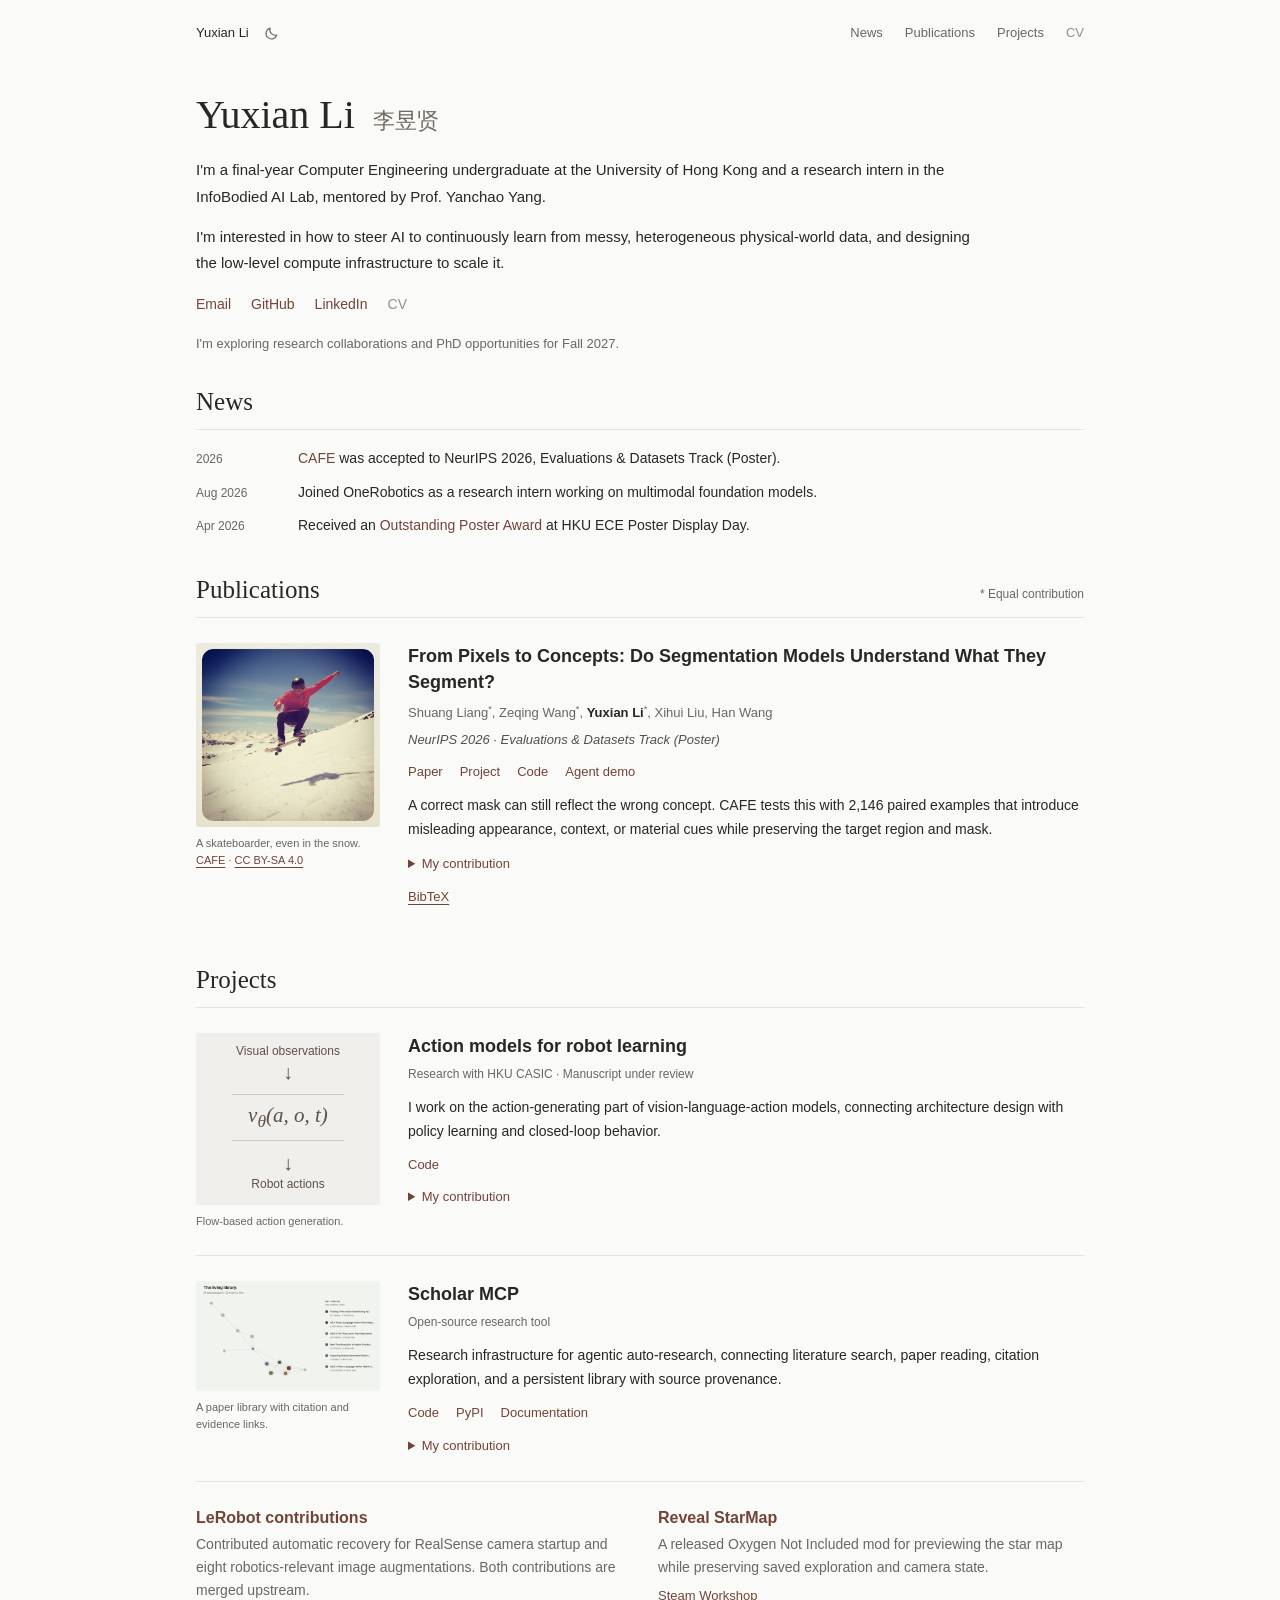
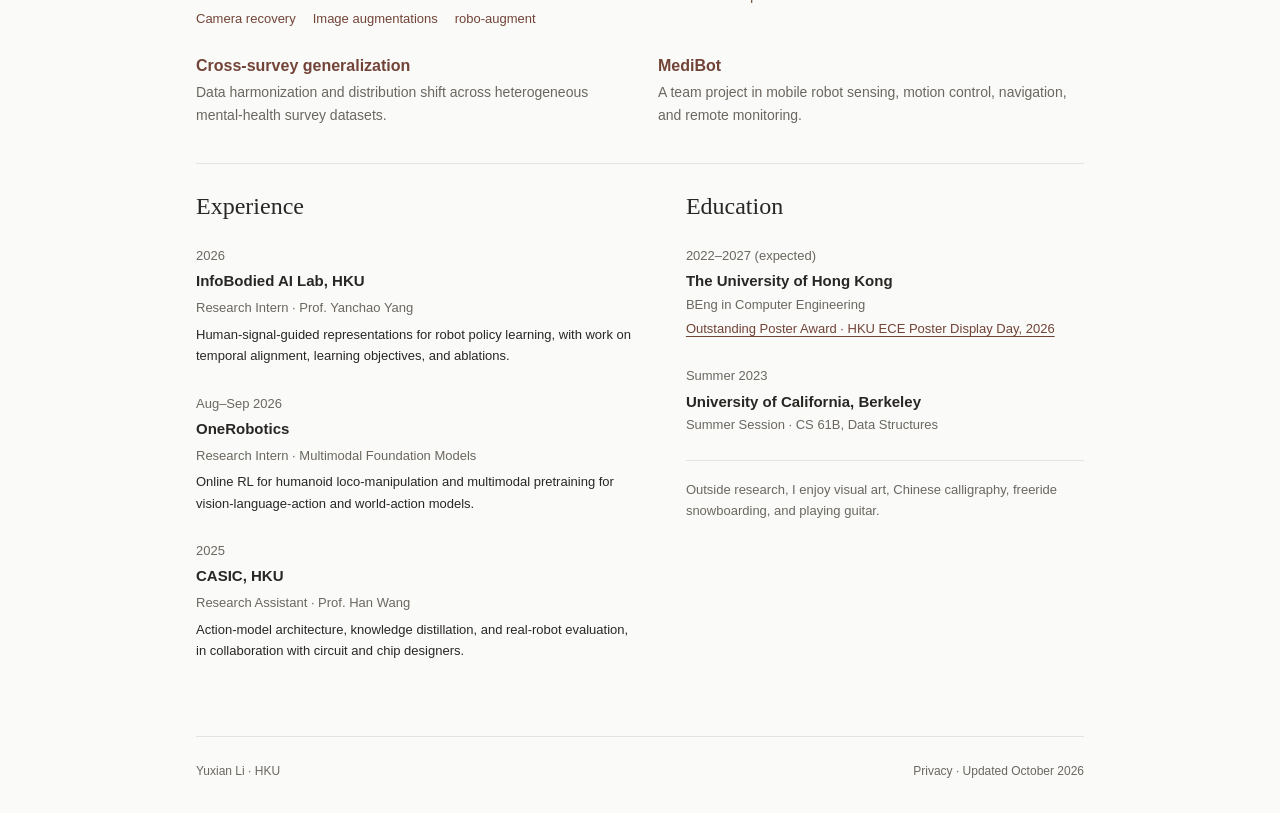
<file: index.html>
<!doctype html>
<html lang="en"><head>
<meta charset="utf-8"><meta name="viewport" content="width=device-width,initial-scale=1">
<title>Yuxian Li | Research</title><meta name="description" content="Yuxian Li is a Computer Engineering undergraduate at the University of Hong Kong, working on robot learning, concept-level visual evaluation, and tools for research agents.">
<meta name="author" content="Yuxian Li"><meta name="color-scheme" content="light dark"><meta name="theme-color" content="#fafaf8" media="(prefers-color-scheme: light)"><meta name="theme-color" content="#151515" media="(prefers-color-scheme: dark)">
<script>try{const t=localStorage.getItem('yuxian.theme');if(t==='light'||t==='dark')document.documentElement.dataset.theme=t;}catch{}</script>
<link rel="canonical" href="https://liyux3.github.io/"><link rel="icon" href="/favicon.ico" sizes="any"><link rel="icon" href="/assets/favicon.svg" type="image/svg+xml"><link rel="apple-touch-icon" href="/apple-touch-icon.png">
<meta property="og:type" content="website"><meta property="og:title" content="Yuxian Li | Research">
<meta property="og:description" content="Yuxian Li is a Computer Engineering undergraduate at the University of Hong Kong, working on robot learning, concept-level visual evaluation, and tools for research agents."><meta property="og:url" content="https://liyux3.github.io/">
<meta property="og:image" content="https://liyux3.github.io/assets/social.png"><meta property="og:image:width" content="1200"><meta property="og:image:height" content="630"><meta property="og:image:alt" content="Yuxian Li. Computer Engineering at the University of Hong Kong. Research and selected projects.">
<meta name="twitter:card" content="summary_large_image">
<link rel="stylesheet" href="/site.css"><script src="/site.js" defer></script>
<script defer src="/analytics.js" data-website-id="ed43d1c3-289f-4073-ba37-eadef536d3a3" data-tracker-src="https://cloud.umami.is/script.js" data-hostname="liyux3.github.io"></script>
</head><body>
<a class="skip" href="#main">Skip to content</a>
<div class="shell">
<header class="topbar"><div class="home-group"><a class="home-link" href="/">Yuxian Li</a><button class="theme-toggle js-only" data-theme-control data-mode="light" type="button" aria-label="Switch to dark mode" title="Switch to dark mode"><svg viewBox="0 0 16 16" aria-hidden="true"><g class="theme-light"><circle cx="8" cy="8" r="3"/><path d="M8 1v1M8 14v1M1 8h1M14 8h1M3 3l1 1M12 12l1 1M3 13l1-1M12 4l1-1"/></g><path class="theme-dark" d="M12.8 10A5.5 5.5 0 0 1 6 3.2 5.5 5.5 0 1 0 12.8 10Z"/></svg></button></div><nav aria-label="Main navigation"><a href="/#news">News</a><a href="/#research">Publications</a><a href="/#projects">Projects</a><span class="unavailable" aria-disabled="true">CV</span></nav></header>
<main id="main" tabindex="-1">
<section class="intro" aria-labelledby="name"><div class=""><div>
<div class="name"><h1 id="name">Yuxian Li</h1><span class="name-chinese" lang="zh-Hans">李昱贤</span></div>
<div class="bio"><p>I&#39;m a final-year Computer Engineering undergraduate at the University of Hong Kong and a research intern in the InfoBodied AI Lab, mentored by Prof. Yanchao Yang.</p>
<p>I&#39;m interested in how to steer AI to continuously learn from messy, heterogeneous physical-world data, and designing the low-level compute infrastructure to scale it.</p></div>
<div class="contact-links"><a href="mailto:liyuxian1358@gmail.com" data-analytics-event="click-contact-email">Email</a><a href="https://github.com/Liyux3" data-analytics-event="click-profile-github">GitHub</a><a href="https://www.linkedin.com/in/yuxian-li-1ab86123a/" data-analytics-event="click-profile-linkedin">LinkedIn</a><span class="unavailable" aria-disabled="true">CV</span></div>
<p class="opportunity">I&#39;m exploring research collaborations and PhD opportunities for Fall 2027.</p></div>
</div></section>
<section class="news" id="news" aria-labelledby="news-title"><div class="section-heading"><h2 id="news-title">News</h2></div><ul class="news-list"><li><time datetime="2026">2026</time><div><a href="https://tsliang.top/CAFE/">CAFE</a> was accepted to NeurIPS 2026, Evaluations &amp; Datasets Track (Poster).</div></li><li><time datetime="2026-08">Aug 2026</time><div>Joined OneRobotics as a research intern working on multimodal foundation models.</div></li><li><time datetime="2026-04">Apr 2026</time><div>Received an <a href="https://ece.hku.hk/20260511-1/">Outstanding Poster Award</a> at HKU ECE Poster Display Day.</div></li></ul></section>
<section class="academic-section" id="research" aria-labelledby="research-title"><div class="section-heading"><h2 id="research-title">Publications</h2><span class="note">* Equal contribution</span></div>
<article class="work work-cafe" id="cafe">
<figure><a class="figure-link" href="https://tsliang.top/CAFE/#AgentDemo" data-analytics-event="click-cafe-agent-demo" aria-label="Explore the CAFE agent demo"><img class="cafe-image" src="/assets/cafe-example.jpg" alt="A CAFE counterfactual example: a skateboarder in a snowy scene, still riding a wheeled skateboard." width="612" height="612" fetchpriority="high"></a><figcaption>A skateboarder, even in the snow.<br><a href="https://tsliang.top/CAFE/">CAFE</a> · <a href="https://creativecommons.org/licenses/by-sa/4.0/">CC BY-SA 4.0</a></figcaption></figure>
<div class="work-body"><h3><a href="https://arxiv.org/abs/2605.09591" data-analytics-event="click-cafe-paper">From Pixels to Concepts: Do Segmentation Models Understand What They Segment?</a></h3><div class="authors">Shuang Liang<sup>*</sup>, Zeqing Wang<sup>*</sup>, <strong>Yuxian Li</strong><sup>*</sup>, Xihui Liu, Han Wang</div><div class="publication-venue">NeurIPS 2026 · Evaluations &amp; Datasets Track (Poster)</div>
<div class="work-links"><a href="https://arxiv.org/abs/2605.09591" data-analytics-event="click-cafe-paper">Paper</a><a href="https://tsliang.top/CAFE/" data-analytics-event="click-cafe-project">Project</a><a href="https://github.com/T-S-Liang/CAFE" data-analytics-event="click-cafe-code">Code</a><a href="https://tsliang.top/CAFE/#AgentDemo" data-analytics-event="click-cafe-agent-demo">Agent demo</a></div><p>A correct mask can still reflect the wrong concept. CAFE tests this with 2,146 paired examples that introduce misleading appearance, context, or material cues while preserving the target region and mask.</p><details class="work-details"><summary>My contribution</summary><p class="contribution">I co-curated the benchmark and built CAFE-SAM3, an agent that inspects regions, refines prompts, and selects a matching mask or abstains. I also led follow-up evaluation and failure analysis, with mentoring from Profs. Xihui Liu and Han Wang.</p></details>
<details class="citation"><summary>BibTeX</summary><div class="citation-box"><button class="copy js-only" data-copy="cafe-bibtex" data-analytics-event="click-cafe-citation" title="Copy BibTeX citation" aria-label="Copy BibTeX citation"><svg xmlns="http://www.w3.org/2000/svg" viewBox="0 0 24 24" fill="none" stroke="currentColor" stroke-width="2" stroke-linecap="round" stroke-linejoin="round" aria-hidden="true"><rect width="14" height="14" x="8" y="8" rx="2" ry="2"/><path d="M4 16c-1.1 0-2-.9-2-2V4c0-1.1.9-2 2-2h10c1.1 0 2 .9 2 2"/></svg><span role="status">Copy</span></button><pre id="cafe-bibtex">@inproceedings{liang2026pixels,
  title = {From Pixels to Concepts: Do Segmentation Models Understand What They Segment?},
  author = {Liang, Shuang and Wang, Zeqing and Li, Yuxian and Liu, Xihui and Wang, Han},
  booktitle = {Advances in Neural Information Processing Systems (NeurIPS), Evaluations \&amp; Datasets Track},
  year = {2026},
  url = {https://arxiv.org/abs/2605.09591}
}</pre></div></details></div></article>
</section>
<section class="academic-section" id="projects" aria-labelledby="projects-title"><div class="section-heading"><h2 id="projects-title">Projects</h2></div>
<article class="work" id="action-models">
<figure><div class="flow-figure" role="img" aria-label="Flow-based action model schematic: observations condition a learned velocity field that generates robot actions."><span class="input">Visual observations</span><span class="arrow" aria-hidden="true">↓</span><span class="model">v<sub>θ</sub>(a, o, t)</span><span class="arrow" aria-hidden="true">↓</span><span class="output">Robot actions</span></div><figcaption>Flow-based action generation.</figcaption></figure>
<div class="work-body"><h3><a href="https://github.com/Liyux3/lerobot_MLP-SFP" data-analytics-event="click-action-models-title">Action models for robot learning</a></h3><div class="project-status">Research with HKU CASIC · Manuscript under review</div><p>I work on the action-generating part of vision-language-action models, connecting architecture design with policy learning and closed-loop behavior.</p><div class="work-links"><a href="https://github.com/Liyux3/lerobot_MLP-SFP" data-analytics-event="click-action-models-code">Code</a></div><details class="work-details"><summary>My contribution</summary><p class="contribution">Supervised by Prof. Han Wang, I led action-head design, distillation, training, and evaluation, and built the real-robot setup and data-collection pipeline. The public implementation below covers flow-based policies in LeRobot.</p></details></div></article><article class="work" id="scholar-mcp">
<figure><a class="figure-link scholar-figure" href="/assets/scholar-library.png" aria-label="View the Scholar MCP paper-library visualization"><img src="/assets/scholar-library.png" alt="An example Scholar MCP library, with papers connected by citation and evidence links." width="1200" height="720" loading="lazy"></a><figcaption>A paper library with citation and evidence links.</figcaption></figure>
<div class="work-body"><h3><a href="https://github.com/Liyux3/scholar-mcp" data-analytics-event="click-scholar-mcp-title">Scholar MCP</a></h3><div class="project-status">Open-source research tool</div><p>Research infrastructure for agentic auto-research, connecting literature search, paper reading, citation exploration, and a persistent library with source provenance.</p><div class="work-links"><a href="https://github.com/Liyux3/scholar-mcp" data-analytics-event="click-scholar-mcp-code">Code</a><a href="https://pypi.org/project/scholar-mcp/" data-analytics-event="click-scholar-mcp-pypi">PyPI</a><a href="https://github.com/Liyux3/scholar-mcp#readme" data-analytics-event="click-scholar-mcp-documentation">Documentation</a></div><details class="work-details"><summary>My contribution</summary><p class="contribution">I built the retrieval and library system around unified paper records, helping agents refine searches and reuse source-linked findings across long-running research sessions.</p></details></div></article>
<div class="additional-grid"><article class="additional-item"><h3><a href="https://github.com/huggingface/lerobot" data-analytics-event="click-lerobot-contributions-title">LeRobot contributions</a></h3><p>Contributed automatic recovery for RealSense camera startup and eight robotics-relevant image augmentations. Both contributions are merged upstream.</p><div class="work-links"><a href="https://github.com/huggingface/lerobot/pull/3894" data-analytics-event="click-lerobot-contributions-camera-recovery">Camera recovery</a><a href="https://github.com/huggingface/lerobot/pull/4210" data-analytics-event="click-lerobot-contributions-image-augmentations">Image augmentations</a><a href="https://pypi.org/project/robo-augment/" data-analytics-event="click-lerobot-contributions-robo-augment">robo-augment</a></div></article><article class="additional-item"><h3><a href="https://github.com/Liyux3/reveal-starmap" data-analytics-event="click-reveal-starmap-title">Reveal StarMap</a></h3><p>A released Oxygen Not Included mod for previewing the star map while preserving saved exploration and camera state.</p><div class="work-links"><a href="https://steamcommunity.com/sharedfiles/filedetails/?id=3695988693" data-analytics-event="click-reveal-starmap-steam-workshop">Steam Workshop</a></div></article><article class="additional-item"><h3><a href="https://github.com/Liyux3/cross-survey-mental-health-prediction" data-analytics-event="click-cross-survey-generalization-title">Cross-survey generalization</a></h3><p>Data harmonization and distribution shift across heterogeneous mental-health survey datasets.</p></article><article class="additional-item"><h3><a href="https://github.com/Liyux3/MediBot" data-analytics-event="click-medibot-title">MediBot</a></h3><p>A team project in mobile robot sensing, motion control, navigation, and remote monitoring.</p></article></div>
</section>
<div class="background-grid">
<section class="lower" id="experience" aria-labelledby="experience-title"><h2 id="experience-title">Experience</h2><article class="experience-row"><div><h3><a href="https://yanchaoyang.github.io/">InfoBodied AI Lab, HKU</a></h3><p class="role">Research Intern · Prof. Yanchao Yang</p><p>Human-signal-guided representations for robot policy learning, with work on temporal alignment, learning objectives, and ablations.</p></div><span class="dates">2026</span></article><article class="experience-row"><div><h3>OneRobotics</h3><p class="role">Research Intern · Multimodal Foundation Models</p><p>Online RL for humanoid loco-manipulation and multimodal pretraining for vision-language-action and world-action models.</p></div><span class="dates">Aug–Sep 2026</span></article><article class="experience-row"><div><h3><a href="https://casic.hku.hk/">CASIC, HKU</a></h3><p class="role">Research Assistant · Prof. Han Wang</p><p>Action-model architecture, knowledge distillation, and real-robot evaluation, in collaboration with circuit and chip designers.</p></div><span class="dates">2025</span></article></section>
<section class="lower" id="education" aria-labelledby="education-title"><h2 id="education-title">Education</h2><div class="education-row"><div><h3>The University of Hong Kong</h3><p>BEng in Computer Engineering</p><p><a href="https://ece.hku.hk/20260511-1/">Outstanding Poster Award · HKU ECE Poster Display Day, 2026</a></p></div><time>2022–2027 (expected)</time></div><div class="education-row"><div><h3>University of California, Berkeley</h3><p>Summer Session · CS 61B, Data Structures</p></div><time>Summer 2023</time></div><p class="personal">Outside research, I enjoy visual art, Chinese calligraphy, freeride snowboarding, and playing guitar.</p></section>
</div></main>
<footer><span>Yuxian Li · <a href="https://www.hku.hk/">HKU</a></span><span><a href="/privacy/">Privacy</a> · Updated October 2026</span></footer>
</div></body></html>
</file>
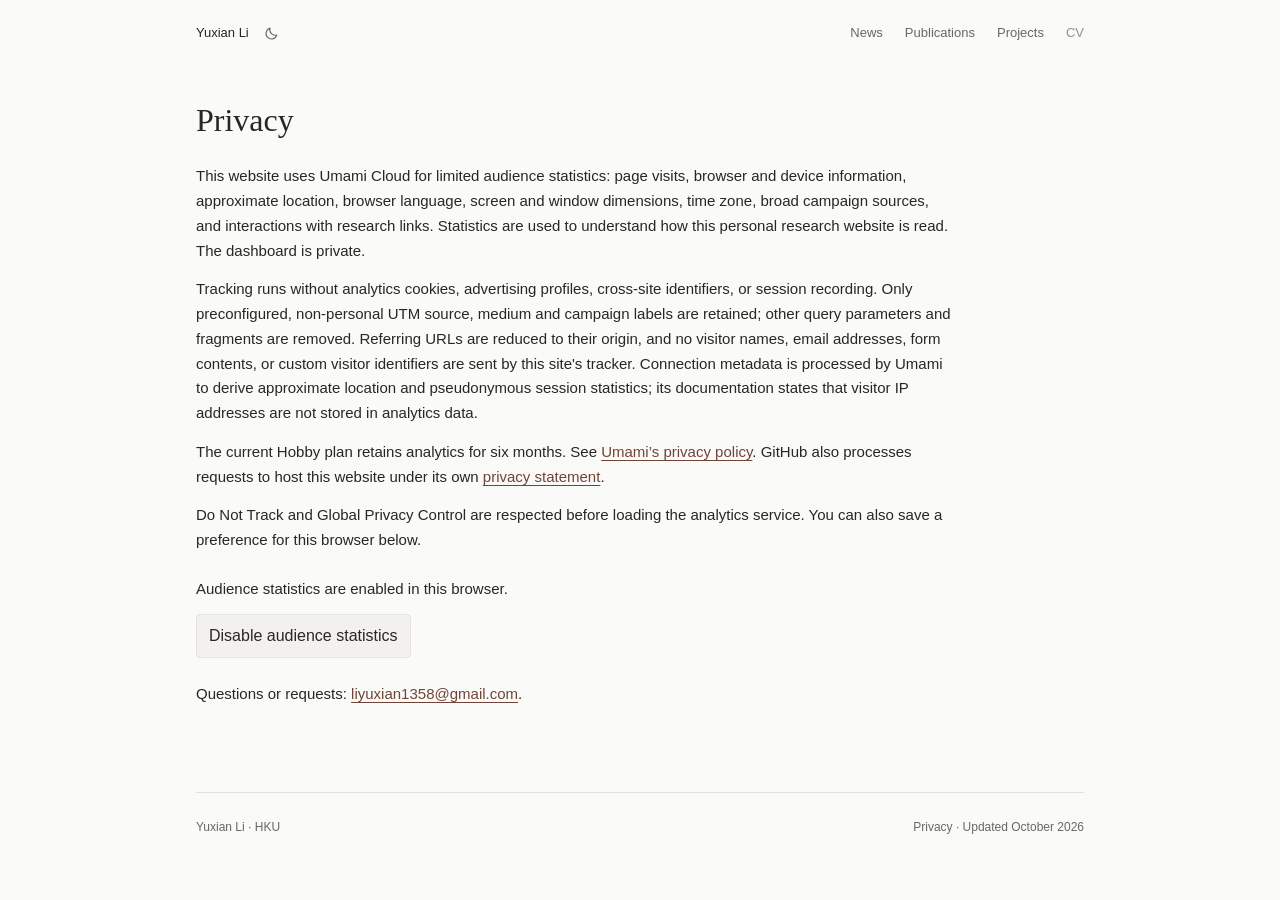
<file: privacy/index.html>
<!doctype html>
<html lang="en"><head>
<meta charset="utf-8"><meta name="viewport" content="width=device-width,initial-scale=1">
<title>Yuxian Li | Privacy</title><meta name="description" content="Yuxian Li is a Computer Engineering undergraduate at the University of Hong Kong, working on robot learning, concept-level visual evaluation, and tools for research agents.">
<meta name="author" content="Yuxian Li"><meta name="color-scheme" content="light dark"><meta name="theme-color" content="#fafaf8" media="(prefers-color-scheme: light)"><meta name="theme-color" content="#151515" media="(prefers-color-scheme: dark)">
<script>try{const t=localStorage.getItem('yuxian.theme');if(t==='light'||t==='dark')document.documentElement.dataset.theme=t;}catch{}</script>
<link rel="canonical" href="https://liyux3.github.io/privacy/"><link rel="icon" href="/favicon.ico" sizes="any"><link rel="icon" href="/assets/favicon.svg" type="image/svg+xml"><link rel="apple-touch-icon" href="/apple-touch-icon.png">
<meta property="og:type" content="website"><meta property="og:title" content="Yuxian Li | Privacy">
<meta property="og:description" content="Yuxian Li is a Computer Engineering undergraduate at the University of Hong Kong, working on robot learning, concept-level visual evaluation, and tools for research agents."><meta property="og:url" content="https://liyux3.github.io/privacy/">
<meta property="og:image" content="https://liyux3.github.io/assets/social.png"><meta property="og:image:width" content="1200"><meta property="og:image:height" content="630"><meta property="og:image:alt" content="Yuxian Li. Computer Engineering at the University of Hong Kong. Research and selected projects.">
<meta name="twitter:card" content="summary_large_image">
<link rel="stylesheet" href="/site.css"><script src="/site.js" defer></script>
<script defer src="/analytics.js" data-website-id="ed43d1c3-289f-4073-ba37-eadef536d3a3" data-tracker-src="https://cloud.umami.is/script.js" data-hostname="liyux3.github.io"></script>
</head><body>
<a class="skip" href="#main">Skip to content</a>
<div class="shell">
<header class="topbar"><div class="home-group"><a class="home-link" href="/">Yuxian Li</a><button class="theme-toggle js-only" data-theme-control data-mode="light" type="button" aria-label="Switch to dark mode" title="Switch to dark mode"><svg viewBox="0 0 16 16" aria-hidden="true"><g class="theme-light"><circle cx="8" cy="8" r="3"/><path d="M8 1v1M8 14v1M1 8h1M14 8h1M3 3l1 1M12 12l1 1M3 13l1-1M12 4l1-1"/></g><path class="theme-dark" d="M12.8 10A5.5 5.5 0 0 1 6 3.2 5.5 5.5 0 1 0 12.8 10Z"/></svg></button></div><nav aria-label="Main navigation"><a href="/#news">News</a><a href="/#research">Publications</a><a href="/#projects">Projects</a><span class="unavailable" aria-disabled="true">CV</span></nav></header>
<main id="main" tabindex="-1"><article class="privacy"><h1>Privacy</h1><p>This website uses Umami Cloud for limited audience statistics: page visits, browser and device information, approximate location, browser language, screen and window dimensions, time zone, broad campaign sources, and interactions with research links. Statistics are used to understand how this personal research website is read. The dashboard is private.</p><p>Tracking runs without analytics cookies, advertising profiles, cross-site identifiers, or session recording. Only preconfigured, non-personal UTM source, medium and campaign labels are retained; other query parameters and fragments are removed. Referring URLs are reduced to their origin, and no visitor names, email addresses, form contents, or custom visitor identifiers are sent by this site's tracker. Connection metadata is processed by Umami to derive approximate location and pseudonymous session statistics; its documentation states that visitor IP addresses are not stored in analytics data.</p><p>The current Hobby plan retains analytics for six months. See <a href="https://umami.is/privacy">Umami’s privacy policy</a>. GitHub also processes requests to host this website under its own <a href="https://docs.github.com/en/site-policy/privacy-policies/github-general-privacy-statement">privacy statement</a>.</p><p>Do Not Track and Global Privacy Control are respected before loading the analytics service. You can also save a preference for this browser below.</p><div class="privacy-controls"><p data-analytics-status role="status">JavaScript is required to save a browser preference; audience statistics do not run while JavaScript is disabled.</p><button type="button" class="js-only" data-analytics-preference>Disable audience statistics</button></div><p>Questions or requests: <a href="mailto:liyuxian1358@gmail.com">liyuxian1358@gmail.com</a>.</p></article></main>
<footer><span>Yuxian Li · <a href="https://www.hku.hk/">HKU</a></span><span><a href="/privacy/">Privacy</a> · Updated October 2026</span></footer>
</div></body></html>
</file>
<file: site.css>
:root {
  color-scheme: light;
  --ink: #292724;
  --muted: #6b6760;
  --link: #724438;
  --line: #e5e3de;
  --paper: #fafaf8;
  --wash: #f2f1ee;
  --secondary: #53504a;
  --quiet: #716b63;
  --disabled: #95918a;
  --hover: #67322e;
  --selection: #e9d7c8;
  --flow-paper: #f0efeb;
  --flow-ink: #5e5147;
  --flow-line: #d2c8be;
  --serif: Georgia, 'Times New Roman', serif;
  --sans: -apple-system, BlinkMacSystemFont, 'Segoe UI', Helvetica, Arial, sans-serif;
}
@media (prefers-color-scheme: dark) {
  :root:not([data-theme="light"]) {
    color-scheme: dark;
    --paper: #151515; --ink: #ececea; --muted: #a19e96;
    --link: #d5ab85; --line: #30302d; --wash: #21211f;
    --secondary: #d6d4cd; --quiet: #aaa59b; --disabled: #7b7972; --hover: #ecd1b7;
    --selection: #514235;
    --flow-paper: #1b1b1a; --flow-ink: #d3c7ad; --flow-line: #46433c;
  }
}
:root[data-theme="dark"] {
  color-scheme: dark;
  --paper: #151515; --ink: #ececea; --muted: #a19e96;
  --link: #d5ab85; --line: #30302d; --wash: #21211f;
  --secondary: #d6d4cd; --quiet: #aaa59b; --disabled: #7b7972; --hover: #ecd1b7;
  --selection: #514235;
  --flow-paper: #1b1b1a; --flow-ink: #d3c7ad; --flow-line: #46433c;
}
* { box-sizing: border-box; letter-spacing: 0; }
::selection { background: var(--selection); color: var(--ink); }
html { scroll-behavior: smooth; scroll-padding-top: 28px; }
body { position: relative; isolation: isolate; margin: 0; background: var(--paper); color: var(--ink); font: 16px/1.65 var(--sans); -webkit-font-smoothing: antialiased; }
.home-group { display: flex; gap: 6px; align-items: center; }
.home-group .home-link { margin-right: 4px; white-space: nowrap; }
.theme-toggle { display: inline-flex; flex-shrink: 0; align-items: center; justify-content: center; width: 26px; height: 26px; padding: 5px; border: 0; border-radius: 50%; background: transparent; color: var(--quiet); }
.theme-toggle:hover { background: var(--wash); color: var(--link); }
.theme-toggle svg { width: 16px; height: 16px; fill: none; stroke: currentColor; stroke-width: 1.2; stroke-linecap: round; stroke-linejoin: round; }
.theme-toggle svg > * { display: none; }
.theme-toggle[data-mode="light"] .theme-dark, .theme-toggle[data-mode="dark"] .theme-light { display: block; }
a { color: var(--link); text-decoration-thickness: 1px; text-underline-offset: 3px; }
a:hover { color: var(--hover); }
a:focus-visible, button:focus-visible, summary:focus-visible { outline: 2px solid var(--link); outline-offset: 5px; border-radius: 2px; }
button { font: inherit; cursor: pointer; }
img { display: block; max-width: 100%; height: auto; }
h1, h2, h3, p, figure { margin: 0; }
h1, h2 { font-family: var(--serif); font-weight: 400; line-height: 1.2; }
h1 { font-size: 40px; }
h2 { font-size: 25px; }
h3 { font-size: 18px; font-weight: 600; line-height: 1.45; }
p + p { margin-top: 14px; }
strong { font-weight: 600; }
.shell { max-width: 960px; margin: 0 auto; padding: 0 36px; }
.skip { position: absolute; z-index: 10; top: 10px; left: 10px; padding: 8px 12px; background: var(--paper); transform: translateY(-180%); }
.skip:focus { transform: translateY(0); }
#main:focus { outline: none; }
.topbar { display: flex; justify-content: space-between; align-items: center; gap: 20px; min-height: 66px; font-size: 13px; }
.home-link { color: var(--ink); text-decoration: none; }
.topbar nav { display: flex; flex-wrap: wrap; gap: 22px; }
.topbar nav a { color: var(--muted); text-decoration: none; }
.topbar nav a:hover, .topbar nav a[aria-current] { color: var(--link); }
.intro { padding: 25px 0 32px; }
.name { display: flex; gap: 18px; align-items: baseline; flex-wrap: wrap; margin-bottom: 18px; }
.name-chinese { font-family: var(--serif); font-size: 22px; color: var(--quiet); font-weight: 400; }
.bio { max-width: 780px; font-size: 15px; line-height: 1.75; }
.has-portrait { display: grid; grid-template-columns: minmax(0, 1fr) 174px; gap: 42px; }
.portrait { width: 174px; height: 205px; object-fit: cover; border-radius: 4px; }
.contact-links { display: flex; flex-wrap: wrap; align-items: center; gap: 20px; margin-top: 17px; font-size: 14px; }
.contact-links a { text-decoration: none; }
.unavailable { color: var(--disabled); cursor: default; }
.opportunity { font-size: 13px; color: var(--muted); margin-top: 17px; }
.section-heading { display: flex; gap: 20px; align-items: baseline; padding-bottom: 12px; border-bottom: 1px solid var(--line); }
.section-heading .note { margin-left: auto; font-size: 12px; color: var(--muted); }
.news { margin-bottom: 32px; }
.news-list { list-style: none; padding: 12px 0 0; margin: 0; font-size: 14px; line-height: 1.7; }
.news-list li { display: grid; grid-template-columns: 86px minmax(0, 1fr); column-gap: 16px; padding: 5px 0; }
.news-list time { color: var(--muted); font-size: 12px; font-variant-numeric: tabular-nums; padding-top: 2px; }
.news-list a { text-decoration: none; }
.news-list a:hover { text-decoration: underline; }
.news-archive { margin-top: 10px; font-size: 13px; }
.news-archive summary { cursor: pointer; color: var(--link); }
.academic-section + .academic-section { margin-top: 32px; }
.work { display: grid; grid-template-columns: 184px minmax(0, 1fr); align-items: start; gap: 28px; padding: 25px 0; }
.work + .work { border-top: 1px solid var(--line); }
.work-body { min-width: 0; }
.work h3 a { color: var(--ink); text-decoration: none; }
.work h3 a:hover { color: var(--link); text-decoration: underline; }
.work p { font-size: 14px; line-height: 1.7; margin-top: 12px; }
.work .contribution { color: var(--secondary); }
.publication-venue { font-size: 13px; margin-top: 5px; color: var(--secondary); font-style: italic; }
.project-status { font-size: 12px; margin-top: 6px; color: var(--muted); }
.authors { font-size: 13px; line-height: 1.6; margin-top: 8px; color: var(--muted); }
.authors strong { color: var(--ink); }
sup { line-height: 0; font-size: .7em; }
.work-links { display: flex; flex-wrap: wrap; gap: 5px 17px; align-items: baseline; margin-top: 10px; font-size: 13px; }
.work-links > a { text-decoration: none; }
.work-links > a:hover { text-decoration: underline; }
.figure-link { display: block; text-decoration: none; }
.cafe-image { width: 184px; height: 184px; object-fit: contain; border-radius: 3px; }
figcaption { color: var(--muted); font-size: 11px; line-height: 1.55; margin-top: 8px; }
.flow-figure { padding: 17px 12px; background: var(--flow-paper); border-radius: 3px; height: 172px; display: flex; flex-direction: column; align-items: center; justify-content: center; color: var(--flow-ink); }
.flow-figure .input { font: 12px/1.5 var(--sans); }
.flow-figure .model { margin: 10px 0; padding: 8px 16px; border-top: 1px solid var(--flow-line); border-bottom: 1px solid var(--flow-line); font: italic 21px var(--serif); }
.flow-figure .arrow { font-size: 20px; line-height: 1.2; }
.flow-figure .output { font-size: 12px; }
.scholar-figure { display: block; background: var(--wash); border-radius: 4px; overflow: hidden; }
.scholar-figure img { width: 100%; height: auto; aspect-ratio: 5 / 3; object-fit: contain; }
details.citation { font-size: 13px; margin-top: 12px; }
.work-details { font-size: 13px; margin-top: 11px; }
.work-details summary { color: var(--link); cursor: pointer; width: fit-content; }
.work-details[open] { margin-bottom: 12px; }
.work-details p { margin-top: 8px; }
.citation summary { display: inline-block; color: var(--link); cursor: pointer; text-decoration: underline; text-underline-offset: 3px; }
.citation summary::marker { content: ''; }
.citation summary::-webkit-details-marker { display: none; }
.citation-box { margin-top: 10px; padding: 16px; background: var(--wash); position: relative; border-radius: 4px; }
.citation pre { font: 11px/1.6 ui-monospace, SFMono-Regular, Consolas, monospace; white-space: pre-wrap; overflow-wrap: anywhere; margin: 0; padding-top: 25px; }
.copy { position: absolute; right: 10px; top: 8px; display: inline-flex; gap: 5px; align-items: center; border: 0; background: transparent; color: var(--link); font-size: 12px; padding: 3px; }
.copy svg { width: 14px; height: 14px; }
.js-only { display: none; }
.js .js-only { display: inline-flex; }
.background-grid { display: grid; grid-template-columns: 1.1fr 1fr; gap: 52px; margin-top: 36px; padding-top: 28px; border-top: 1px solid var(--line); }
.lower h2 { font-size: 24px; margin-bottom: 22px; }
.additional-grid { display: grid; grid-template-columns: 1fr 1fr; gap: 24px 36px; border-top: 1px solid var(--line); padding-top: 24px; }
.additional-item h3 { font-size: 16px; }
.additional-item h3 a { text-decoration: none; }
.additional-item p { font-size: 14px; margin-top: 4px; color: var(--muted); }
.experience-row { display: flex; flex-direction: column-reverse; gap: 4px; margin-bottom: 24px; }
.experience-row h3 { font-size: 15px; }
.experience-row h3 a { color: var(--ink); text-decoration: none; }
.experience-row h3 a:hover { color: var(--link); text-decoration: underline; }
.experience-row p { margin-top: 5px; font-size: 13px; }
.experience-row .role, .experience-row .dates { color: var(--muted); font-size: 13px; }
.experience-row .dates { padding-top: 2px; }
.additional-item .work-links { margin-top: 6px; }
.education-row { display: flex; flex-direction: column-reverse; gap: 4px; margin-bottom: 24px; font-size: 13px; }
.education-row h3 { font-size: 15px; }
.education-row p { color: var(--muted); margin-top: 2px; }
.education-row time { color: var(--muted); font-size: 13px; padding-top: 2px; }
.personal { font-size: 13px; color: var(--muted); border-top: 1px solid var(--line); padding-top: 18px; margin-top: 24px; }
footer { display: flex; justify-content: space-between; flex-wrap: wrap; gap: 10px 20px; color: var(--muted); font-size: 12px; margin-top: 50px; padding: 25px 0 32px; border-top: 1px solid var(--line); }
footer a { color: inherit; text-decoration: none; }
.cv { padding-top: 36px; max-width: 790px; margin: auto; }
.cv h1 { font-size: 38px; }
.cv .cv-head { margin-bottom: 32px; }
.cv .cv-head p { font-size: 14px; margin-top: 12px; }
.cv h2 { font-size: 22px; border-bottom: 1px solid var(--line); padding-bottom: 8px; margin: 28px 0 17px; }
.cv h3 { font-size: 16px; }
.cv p, .cv li { font-size: 14px; }
.cv ul { padding-left: 18px; margin: 8px 0 18px; }
.cv li { margin-bottom: 5px; }
.cv .authors { font-size: 13px; }
.cv-actions { margin-top: 18px; font-size: 14px; }
.cv-project { margin-bottom: 19px; }
.cv-project p { margin-top: 6px; }
.error { min-height: 55vh; padding-top: 80px; }
.error p { margin-top: 20px; }
.privacy { max-width: 760px; padding: 35px 0; }
.privacy h1 { font-size: 32px; margin-bottom: 25px; }
.privacy p { font-size: 15px; }
.privacy-controls { margin: 24px 0; }
.privacy-controls button { margin-top: 12px; padding: 8px 12px; background: var(--wash); border: 1px solid var(--line); border-radius: 4px; color: var(--ink); }
.privacy-controls button:disabled { color: var(--muted); cursor: default; }
@media (max-width: 680px) {
  .shell { padding: 0 22px; }
  .topbar { min-height: 86px; font-size: 12px; gap: 5px; flex-wrap: wrap; padding: 14px 0; }
  .home-group { flex-basis: 100%; }
  .topbar nav { gap: 20px; padding-top: 6px; }
  .intro { padding: 16px 0 28px; }
  h1 { font-size: 36px; }
  .name { gap: 14px; margin-bottom: 17px; }
  .name-chinese { font-size: 20px; }
  .bio { font-size: 15px; }
  .has-portrait { grid-template-columns: 1fr; gap: 24px; }
  .portrait { width: 140px; height: 165px; grid-row: 1; }
  h2 { font-size: 24px; }
  .section-heading { padding-bottom: 12px; }
  .news-list li { grid-template-columns: 69px minmax(0, 1fr); column-gap: 10px; padding: 6px 0; }
  .news-list { font-size: 13px; }
  .news-list time { font-size: 11px; }
  .work { grid-template-columns: 1fr; gap: 18px; padding: 23px 0; }
  .work figure { max-width: 100%; }
  .cafe-image { width: 188px; height: 188px; }
  .work-cafe figure { display: grid; grid-template-columns: 148px 1fr; align-items: center; gap: 18px; }
  .work-cafe .cafe-image { width: 148px; height: 148px; }
  .work-cafe figcaption { max-width: 140px; font-size: 12px; }
  .work h3 { font-size: 18px; }
  .flow-figure { height: 105px; flex-direction: row; gap: 10px; padding: 12px; }
  .flow-figure .arrow { transform: rotate(-90deg); }
  .flow-figure .model { font-size: 18px; padding: 8px; flex-shrink: 0; }
  .flow-figure .input, .flow-figure .output { font-size: 11px; text-align: center; }
  .section-heading .note { font-size: 11px; }
  .cv { padding-top: 20px; }
  .additional-grid, .background-grid { grid-template-columns: 1fr; gap: 26px; }
  .background-grid { margin-top: 28px; }
  .news { margin-bottom: 28px; }
}
@media (max-width: 360px) {
  .shell { padding: 0 16px; }
  .topbar nav { gap: 12px; }
  .work-cafe figure { grid-template-columns: 130px 1fr; gap: 14px; }
  .work-cafe .cafe-image { width: 130px; height: 130px; }
  .flow-figure { gap: 5px; }
}
@media (prefers-reduced-motion: reduce) { html { scroll-behavior: auto; } }
@media print {
  :root, :root[data-theme], :root:not([data-theme]) { color-scheme: light; --paper: #fff; --ink: #111; --muted: #555; --secondary: #333; --quiet: #555; --line: #ddd; --wash: #f5f5f5; --flow-paper: #f3f3f3; --flow-ink: #333; --flow-line: #ccc; }
  @page { size: A4; margin: 15mm 17mm; }
  body { font-size: 10pt; color: #111; }
  .shell { max-width: none; padding: 0; }
  .topbar, footer, .skip, .cv-actions, .no-print { display: none !important; }
  .cv { max-width: none; padding: 0; }
  .cv h1 { font-size: 25pt; }
  .cv .cv-head { margin-bottom: 16px; }
  .cv .cv-head p { margin-top: 7px; font-size: 9pt; }
  .cv h2 { font-size: 13pt; margin: 16px 0 9px; padding-bottom: 5px; break-after: avoid; }
  .cv h3 { font-size: 10pt; }
  .cv p, .cv li, .cv .authors { font-size: 9pt; line-height: 1.4; }
  .cv li { margin-bottom: 3px; }
  .cv ul { margin: 5px 0 10px; }
  .cv-project { margin-bottom: 10px; break-inside: avoid; }
  .education-row { margin-bottom: 9px; break-inside: avoid; }
  .education-row h3 { font-size: 10pt; }
  .education-row time { font-size: 9pt; }
  a { color: #111; text-decoration: none; }
}
</file>
